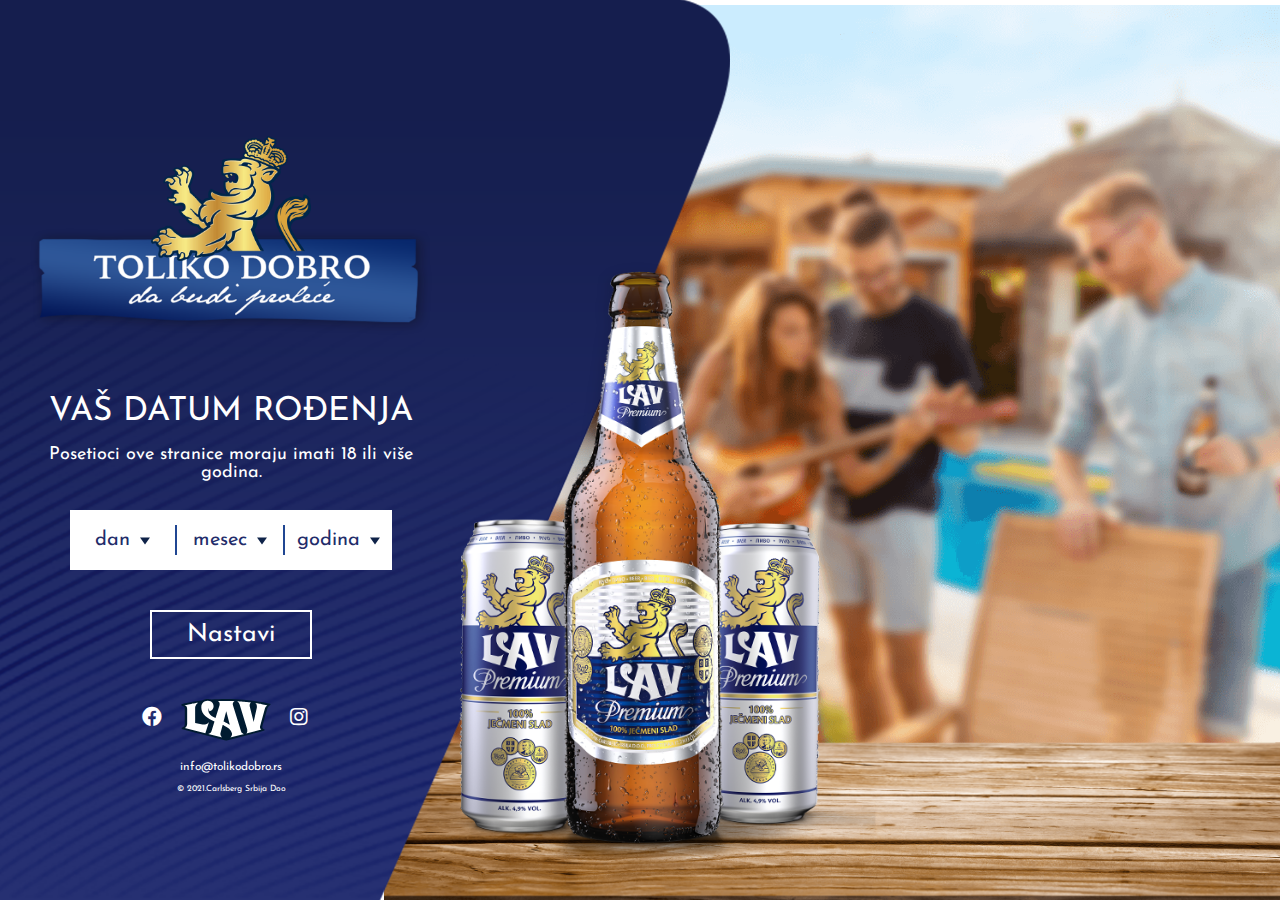
<file: index.html>
<!DOCTYPE html>
<html lang="en">
<head>
	<meta charset="UTF-8">
	<meta name="viewport" content="width=device-width, initial-scale=1.0">
	<title>Lav play</title>
	<link rel="stylesheet" href="css/style.css">
	<link rel="stylesheet" href="css/all.min.css">
</head>
<body>
	<section class="a_gate">
	<div class="center-all">
		<div class="a_gate_wrap">
			<div class="a_login">
				<div class="a_logo">
					<img class="lav-img" src="./images/new-lav-small.png" alt="LAV">
					<img class="lav_board" src="./images/lav-logo-1.png" alt="LAV">
				</div>
				<div class="a_login_form">
					<img class="mob_bottle" src="./images/lav-all-packs.png">
					
					<h1>VAŠ DATUM ROĐENJA</h1>
					<p>Posetioci ove stranice moraju imati 18 ili više godina.</p>

					<!-- Start form  -->
					<div class="form_login_wrap">
						<form id="" action="" method="" class="form_select">
						  <select id="" class="custom-select" placeholder="dan">
						    <option value="1">1</option>
							<option value="2">2</option>
							<option value="3">3</option>
							<option value="4">4</option>
							<option value="5">5</option>
							<option value="6">6</option>
							<option value="7">7</option>
							<option value="8">8</option>
							<option value="9">9</option>
							<option value="10">10</option>
							<option value="11">11</option>
							<option value="12">12</option>
							<option value="13">13</option>
							<option value="14">14</option>
							<option value="15">15</option>
							<option value="16">16</option>
							<option value="17">17</option>
							<option value="18">18</option>
							<option value="19">19</option>
							<option value="20">20</option>
							<option value="21">21</option>
							<option value="22">22</option>
							<option value="23">23</option>
							<option value="24">24</option>
							<option value="25">25</option>
							<option value="26">26</option>
							<option value="27">27</option>
							<option value="28">28</option>
							<option value="29">29</option>
							<option value="30">30</option>
							<option value="31">31</option>
						  </select>

						<!-- End day -->

						  <select id="" class="custom-select" placeholder="mesec">
						    <option value="1">1</option>
							<option value="2">2</option>
							<option value="3">3</option>
							<option value="4">4</option>
							<option value="5">5</option>
							<option value="6">6</option>
							<option value="7">7</option>
							<option value="8">8</option>
							<option value="9">9</option>
							<option value="10">10</option>
							<option value="11">11</option>
							<option value="12">12</option>
						  </select>

						  <!-- End month -->

						  <select id="" class="custom-select last" placeholder="godina">
						    <option value="2004">2004</option>
							<option value="2003">2003</option>
							<option value="2002">2002</option>
							<option value="2001">2001</option>
							<option value="2000">2000</option>
							<option value="1999">1999</option>
							<option value="1998">1998</option>
							<option value="1997">1997</option>
							<option value="1996">1996</option>
							<option value="1995">1995</option>
							<option value="1994">1994</option>
							<option value="1993">1993</option>
							<option value="1992">1992</option>
							<option value="1991">1991</option>
							<option value="1990">1990</option>
							<option value="1989">1989</option>
							<option value="1988">1988</option>
							<option value="1987">1987</option>
						    <option value="1986">1986</option>
						    <option value="1985">1985</option>
						    <option value="1984">1984</option>
						    <option value="1983">1983</option>
						    <option value="1982">1982</option>
							<option value="1981">1981</option>
							<option value="1980">1980</option>
							<option value="1979">1979</option>
							<option value="1978">1978</option>
							<option value="1977">1977</option>
							<option value="1976">1976</option>
							<option value="1975">1975</option>
							<option value="1974">1974</option>
							<option value="1973">1973</option>
							<option value="1972">1972</option>
							<option value="1971">1971</option>
							<option value="1970">1970</option>
							<option value="1969">1969</option>
							<option value="1968">1968</option>
							<option value="1967">1967</option>
							<option value="1966">1966</option>
							<option value="1965">1965</option>
							<option value="1964">1964</option>
							<option value="1963">1963</option>
							<option value="1962">1962</option>
							<option value="1961">1961</option>
							<option value="1960">1960</option>
							<option value="1959">1959</option>
							<option value="1958">1958</option>
							<option value="1957">1957</option>
							<option value="1956">1956</option>
							<option value="1955">1955</option>
							<option value="1954">1954</option>
							<option value="1953">1953</option>
							<option value="1952">1952</option>
							<option value="1951">1951</option>
							<option value="1950">1950</option>
							<option value="1949">1949</option>
							<option value="1948">1948</option>
							<option value="1947">1947</option>
							<option value="1946">1946</option>
							<option value="1945">1945</option>
							<option value="1944">1944</option>
							<option value="1943">1943</option>
							<option value="1942">1942</option>
							<option value="1941">1941</option>
							<option value="1940">1940</option>
							<option value="1939">1939</option>
							<option value="1938">1938</option>
							<option value="1937">1937</option>
							<option value="1936">1936</option>
							<option value="1935">1935</option>
							<option value="1934">1934</option>
							<option value="1933">1933</option>
							<option value="1932">1932</option>
							<option value="1931">1931</option>
							<option value="1930">1930</option>
						  </select>

						  <div class="btn">
						  	<button onclick="location.href = 'https://zealous-hermann-5e6be2.netlify.app/home'">Nastavi</button>
						  </div>
						</form>

						<div class="lav_social">
						<ul>
							<li><a href="#" target="_blan"><i class="fab fa-facebook"></i></a></li>
							<li><a href="#" target="_blan"><img src="./images/lav-logo-footer.svg"></a></li>
							<li><a href="#" target="_blan"><i class="fab fa-instagram"></i></li>
						</ul>
						<p><a href="mailto:info@tolikodobro.rs">info@tolikodobro.rs</a></p>
						<p class="copy">© 2021.Carlsberg Srbija Doo</p>
					</div>
					</div>
					<!-- End form -->
				</div>
				<!-- a_login_form -->

			</div>
		</div>
	</div>
	<!-- LAV BOTTLE -->

	<div class="bottle_wrap">
		<div class="bottle_table">
			<img class="lav_table" src="./images/table-1.png">
			<div class="bottle-c">
				<img src="./images/lav-all-packs.png">
			</div>
		</div>
	</div>

	</section>


</body>

<script src="./js/jquery-3.3.1.min.js"></script>
<script src="./js/main.js"></script>

</html>
</file>
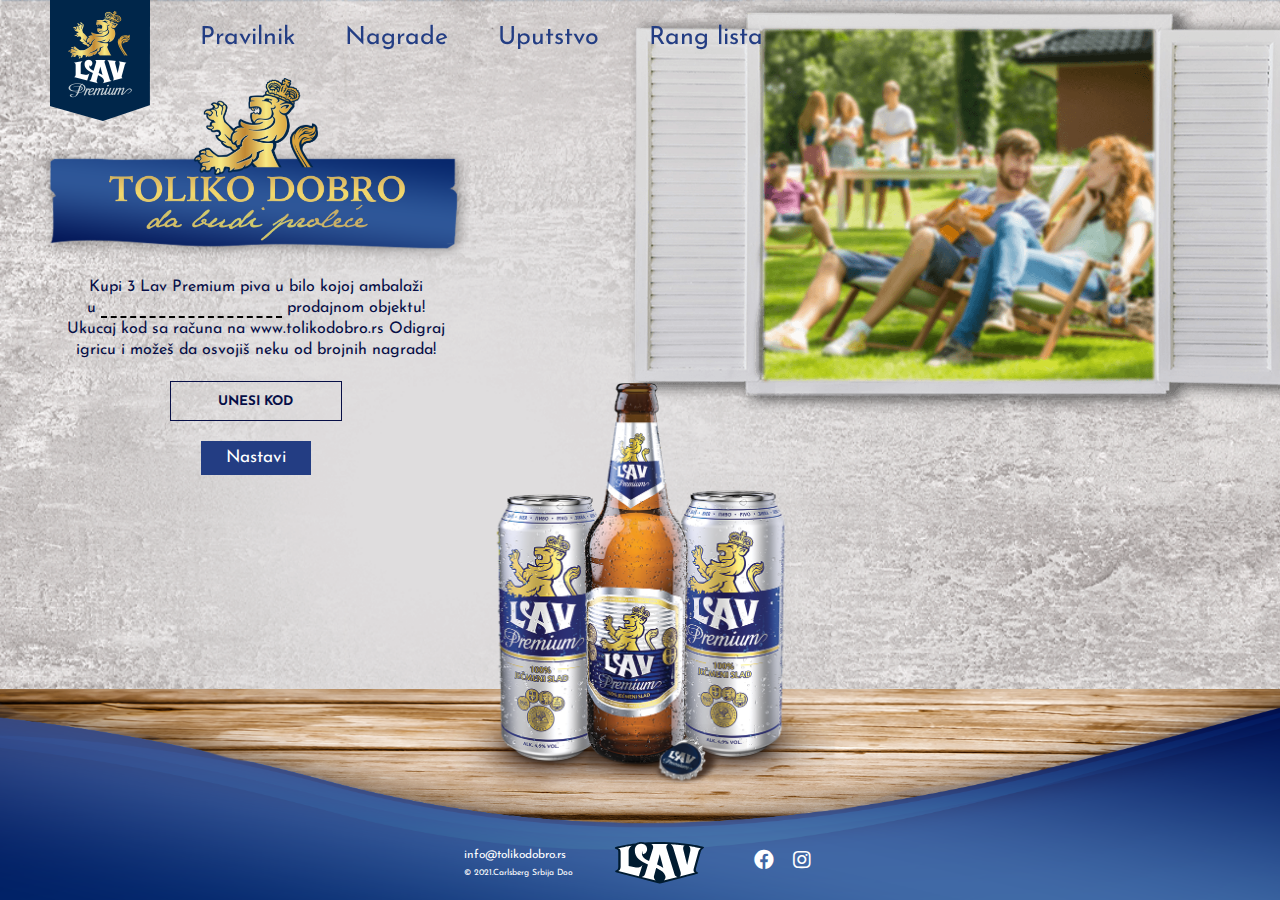
<file: home.html>
<!DOCTYPE html>
<html lang="en">
<head>
	<meta charset="UTF-8">
	<meta name="viewport" content="width=device-width, initial-scale=1.0">
	<title>Document</title>
	<link rel="stylesheet" href="css/style.css">
	<link rel="stylesheet" href="css/all.min.css">
</head>
<body>
	<header>
		<div class="header_wrap">
			<a href="/"><img class="main-logo" src="./images/all-page-logo.png"></a>
			<ul class="nav">
				<li><a href="#">Pravilnik</a></li>
				<li><a href="#">Nagrade</a></li>
				<li><a href="#">Uputstvo</a></li>
				<li><a href="#">Rang lista</a></li>
			</ul>
		</div>
	</header>


	

	<section class="home_wrap">
		<div class="bottle_wrap-1">
			<div class="bottle_table">
				<div class="bottle-c">
					<img src="./images/all-pack-1.png">
				</div>
			</div>
		
			<div class="h_wrap_left">
				<div class="a_logo">
					<img class="lav-img" src="./images/new-lav-small.png" alt="LAV">
					<img class="lav_board" src="./images/gold-logo.png" alt="LAV">
				</div>
				<p>Kupi 3 Lav Premium piva u bilo kojoj ambalaži <br> u <input class="local" type="text"> prodajnom objektu! Ukucaj kod sa računa na www.tolikodobro.rs Odigraj igricu i možeš da osvojiš neku od brojnih nagrada!</p>
				<form class="code_enter" action="">
					<input class="enterCode" type="text" placeholder="UNESI KOD">
					<button type="submit" value="Nastavi">Nastavi</button>
				</form>
			</div>

			<div class="h_wrap_right">
				<img src="./images/slika-sa-prozorom.png">
			</div>

			<div class="bottom_img">
				<img class="lav-img" src="./images/footer-table.png" alt="LAV">
				<div class="lav_social">
					<ul>
						<li>
							<p><a href="mailto:info@tolikodobro.rs">info@tolikodobro.rs</a></p>
							<p class="copy">© 2021.Carlsberg Srbija Doo</p>
						</li>

						<li><a href="#" target="_blan"><img src="./images/lav-logo-footer.svg"></a></li>

						<li>
							<a href="#" target="_blan"><i class="fab fa-facebook"></i></a>
							<a href="#" target="_blan"><i class="fab fa-instagram"></i></a>
						</li>
					</ul>
					
				</div>
			</div>
		</div>

	</section>
</body>
</html>
</file>
<file: css/style.css>
@font-face {
  font-family: 'JosefinSans-VariableFont_wght';
  src: url('../fonts/JosefinSans-VariableFont_wght.ttf');
}


body {
	margin: 0;
	font-family: 'JosefinSans-VariableFont_wght';
}



ul {
	list-style: none;
	margin: 0;
	padding: 0
}

* {
  -webkit-box-sizing: border-box;
  -moz-box-sizing: border-box;
  box-sizing: border-box;
  -webkit-tap-highlight-color: transparent;
}


input:focus,
textarea:focus,
select:focus {
  outline: none;
}



img {
  max-width: 100%;
  vertical-align: middle;
}

a {
  text-decoration: none;
  -webkit-transition: all .5s;
  -o-transition: all .5s;
  transition: all .5s;
  font-family: 'Bellefair-Regular';
}

/** Age gate **/

.mob_bottle {
	display: none;
}

.a_gate {
	position: relative;
    height: 100vh;
    background: url(../images/lav-pozadina.png);
    background-repeat: no-repeat;
    background-size: contain;
    background-position: right;
}

.center-all {
	display: flex;
    align-items: center;
    height: 100%;
    width: 57%;
    background: url(../images/blue-background.png);
    background-size: cover;
    position: relative;
    z-index: 5;
    background-repeat: no-repeat;
    background-position: top right;
}

.a_gate .a_gate_wrap {
	width: 75%;
	padding: 0 50px
}

.a_gate .a_logo {
	text-align: center;
	position: relative;
}

.a_gate .a_logo .lav_board {
	position: relative;
}

.a_gate .a_logo .lav-img {
    max-width: 200px;
    position: relative;
    bottom: -33px;
    z-index: 5;
}

.a_login_form {
	text-align: center;
	margin-top: 15%;
}

.a_login_form h1 {
	font-size: 2.60vw;
    text-transform: uppercase;
    color: #fff;
    font-weight: normal;
    margin-bottom: 0;
}

.a_login_form p {
	color: #fff;
	font-size: 1.04vw;
}

.lav_social ul {
    display: flex;
    align-items: center;
    justify-content: center;
    margin-bottom: 10px;
}

.lav_social ul a {
	color: #fff;
    font-size: 1.56vw;
    margin: 0 7px;
}

.lav_social p,
.lav_social a  {
	margin: 0;
    color: #fff;
    font-family: 'JosefinSans-VariableFont_wght';
    font-size: 0.93vw;
    line-height: 1.7;
}

.copy {
	font-size: 0.67vw !important;
}

/* Bottle section */

.bottle_wrap {
	text-align: right;
}

.lav_table {
	width: 70%;
    margin: 0 auto;
    text-align: left;
}

.bottle-c {
	position: absolute;
    bottom: 0;
    z-index: 6;
    left: 50%;
    transform: translateX(-50%);
}

.bottle-c img {
	min-width: 123%;
}


/** Custom Select **/

.form_select {
	display: flex;
    flex-wrap: wrap;
    justify-content: center;
    width: 80%;
    margin: auto;
}


.btn {
	width: 100%;
}

.form_select .btn button {
    background: transparent;
    border: 2px solid #fff;
    color: #fff;
    font-size: 1.35vw;
    padding: 0.52vw 1.82vw;
    font-family: 'JosefinSans-VariableFont_wght';
    font-weight: normal;
    cursor: pointer;
    margin: 40px 0;
    -webkit-transition: all .5s;
    -o-transition: all .5s;
    transition: all .5s;
}

.form_select .btn button:hover {
	background: #fff;
	color: #151e4e;
}


.custom-select {
    position: relative;
    display: inline-block;
    width: 100%;
}
    
.custom-select-trigger {
	position: relative;
    display: block;
    color: #222C6A;
    cursor: pointer;
    font-size: 1.19vw;
    border-right: 2px solid #204692;
    padding: 5px 0;
}

.form_select .custom-select.last .custom-select-trigger {
	border-right: none !important;
}

.custom-select-trigger:after {
    position: absolute;
    display: block;
    content: '';
    width: 0;
    height: 0;
    border-style: solid;
    border-width: 15px 10px 0 10px;
    border-color: #0f2349 transparent transparent transparent;
    right: 10%;
    top: 50%;
    transform: translateY(-50%);
}
     

.custom-select-wrapper {
	background: #fff;
    flex: 1;
    padding: 0.52vw 0;
}

.custom-options {
	position: absolute;
	display: block;
	top: 100%; left: 0; right: 0;
	min-width: 100%;
	margin: 15px 0;
	border: 1px solid #b5b5b5;
	border-radius: 4px;
	box-sizing: border-box;
	box-shadow: 0 2px 1px rgba(0,0,0,.07);
	background: #fff;
	transition: all .4s ease-in-out;    
	opacity: 0;
	visibility: hidden;
	pointer-events: none;
	transform: translateY(-15px);
	height: 193px;
    overflow: scroll;
}

.custom-select.opened .custom-options {
	opacity: 1;
	visibility: visible;
	pointer-events: all;
	transform: translateY(0);
}



.custom-option {
	font-family: 'JosefinSans-VariableFont_wght';
    position: relative;
    display: block;
    padding: 0 22px;
    border-bottom: 1px solid #b5b5b5;
    font-size: 0.93vw;
    font-weight: 600;
    color: #222C6A;
    line-height: 47px;
    cursor: pointer;
    transition: all .4s ease-in-out;
}

.custom-option:first-of-type {
    border-radius: 4px 4px 0 0;
}

.custom-option:last-of-type {
    border-bottom: 0;
    border-radius: 0 0 4px 4px;
}

.custom-option:hover,
.custom-option.selection {
    background: #f9f9f9;
}

/* Bottle wrap */

.bottle_wrap {
	position: absolute;
	bottom: 0;
    right: 0;
    width: 100%;
}


/* Homepage */

header {
	position: fixed;
	width: 100%;
	z-index: 5;
	padding: 0 50px;
}

.header_wrap {
	display: flex;
}

.main-logo {
	width: 100px;
}

header .nav {
	display: flex;
}

header .nav a {
	font-size: 25px;
	font-family: 'JosefinSans-VariableFont_wght';
	color: #233d83;
	padding-left: 50px;
	padding-top: 25px;
	display: inline-block;
}

.home_wrap {
	background: url(../images/window-background.png);
	background-size: cover;
	height: 100vh;
}

.home_wrap .bottle-c {
    position: absolute;
    bottom: 11%;
    z-index: 6;
    left: 50%;
    transform: translateX(-50%);
    text-align: center;
}

.home_wrap .bottle-c img {
	min-width: 83%;
    max-width: 83%;
}

.bottle_wrap-1 {
	display: flex;
	flex-wrap: wrap;
}

.h_wrap_left {
    width: 40%;
    padding: 50px 40px 0;
}

.h_wrap_right {
	width: 60%;
	text-align: right;
}

.h_wrap_right img {
	width: 85%;
}


.h_wrap_left .a_logo {
	position: relative;
	text-align: center;
}

.h_wrap_left .a_logo .lav-img {
    max-width: 125px;
    position: relative;
    bottom: -28px;
    z-index: 5;
}

.h_wrap_left p {
	font-size: 1.25vw;
    color: #070f47;
    line-height: 1.3;
    text-align: center;
    width: 90%;
    margin: auto;
    padding-top: 15px;
}

.h_wrap_left .local {
	background: transparent;
    border: none;
    border-bottom: 2px dashed;
}


.bottom_img {
	position: absolute;
	bottom: 0;
}

.bottom_img .lav_social {
    position: absolute;
    bottom: 3%;
    left: 50%;
    transform: translate(-50%);
}

.bottom_img .lav_social li:first-child a {
    margin: 0;
    color: #fff;
    font-family: 'JosefinSans-VariableFont_wght';
    font-size: 0.93vw;
    line-height: 1.7;
}
.bottom_img .lav_social li {
	margin: 0 15px;
}


.enterCode {
	background: transparent;
    border: 1px solid #070f47;
    color: #070f47;
    display: block;
    margin: auto;
    text-align: center;
    width: 40%;
    height: 40px;
    margin-top: 20px;
}

.enterCode::-webkit-input-placeholder { /* Chrome/Opera/Safari */
  color: #070f47;
  font-family: 'JosefinSans-VariableFont_wght';
  font-weight: bold;
}
.enterCode::-moz-placeholder { /* Firefox 19+ */
  color: #070f47;
  font-family: 'JosefinSans-VariableFont_wght';
  font-weight: bold;
}
.enterCode:-ms-input-placeholder { /* IE 10+ */
  color: #070f47;
  font-family: 'JosefinSans-VariableFont_wght';
  font-weight: bold;
}
.enterCode:-moz-placeholder { /* Firefox 18- */
  color: #070f47;
  font-family: 'JosefinSans-VariableFont_wght';
  font-weight: bold;
}

.code_enter {
	text-align: center;
}

.code_enter button {
	background: #233d83;
    border: 2px solid #233d83;
    color: #fff;
    font-size: 1.35vw;
    padding: 0.52vw 1.82vw;
    font-family: 'JosefinSans-VariableFont_wght';
    font-weight: normal;
    cursor: pointer;
    margin: 40px 0;
    -webkit-transition: all .5s;
    -o-transition: all .5s;
    transition: all .5s;
    margin-top: 20px;
}

.code_enter button:hover {
	background: transparent;
	color: #233d83;
}


/* RESPONSIVE */

@media only screen and (min-width: 1921px) {
	.a_gate .a_logo {
	    width: 70%;
	    margin: auto;
	}
	.bottle-c {
		width: 25%;
	}
	.form_select .btn button {
		margin-top: 90px;
	}
}


@media only screen and (max-width: 1700px) {
	.custom-select-trigger:after {
		border-width: 7px 5px 0 5px;
		right: 15%;
	}
	.custom-select-trigger {
		font-size: 22px;
	}
	.form_select .btn button {
		font-size: 25px;
    	padding: 10px 35px;
	}
	.custom-select-wrapper {
		padding: 15px 0;
	}
}

@media only screen and (max-width: 1600px) {
	.bottle-c img {
		min-width: 120%;
	    padding: 5%;
	}
	.form_select {
	    padding-top: 10px;
	}
}

@media only screen and (max-width: 1450px) {
	.a_gate .a_logo .lav-img {
	    max-width: 160px;
	}
	.bottle-c {
	    width: 40%;
	}
	.bottle-c img {
	    min-width: 100%;
	    padding: 0;
	}
	.a_gate .a_gate_wrap {
	    width: 75%;
	    padding: 0 115px 0 30px;
	}
	.a_login_form p {
	    font-size: 18px;
	}
	.custom-select-trigger {
	    font-size: 20px;
	}
	.custom-select-trigger {
		display: flex;
		align-items: center;
		justify-content: center;
	}
	.custom-select-trigger:after {
		position: static;
    	margin-top: 8px;
    	margin-left: 10px;

	}
	.custom-option {
		font-size: 14px;
	}
}


@media only screen and (max-width: 1250px) {
	.a_gate {
		height: auto;
	}
	.a_gate .a_gate_wrap {
		padding: 0 90px 40px 30px;
	}
	.a_gate .a_logo .lav-img {
	    max-width: 140px;
	}
	.bottle-c img {
	    padding: 0 5%;
	}
	.bottle-c {
	    width: 42%;
	}
	.a_login_form p {
	    font-size: 18px;
	}
	.custom-select-wrapper {
	    padding: 10px 0;
	}
	.custom-select-trigger {
	    font-size: 17px;
	}
	.form_select .btn button {
	    font-size: 20px;
	}
	.lav_social p, .lav_social a {
	    font-size: 15px;
	}
	.copy {
		font-size: 13px !important;
	}
	.lav_social ul a {
	    font-size: 20px;
	}
}

@media only screen and (max-width: 1100px) {
	.a_gate {
		background-size: cover;
	}

	.bottle-c {
	    width: 40%;
	}
	.bottle-c img {
		padding: 0;
	}
}

@media only screen and (max-width: 991px) {
	.a_login_form h1 {
		font-size: 28px;
	}
	.center-all {
		width: 75%;
	}
	.bottle-c {
	    left: 63%;
	}
	.custom-select-trigger {
	    border-right: none;
	}
	.form_select {
	    width: 90%;
	}
}

@media only screen and (max-width: 767px) {

	.a_gate .a_logo .lav-img {
	    max-width: 110px;
	}
	.center-all {
		width: 100%;
		background-size: 160%;
	    background-position: 0px 0px;
	}
	.a_gate .a_gate_wrap {
	    width: 100%;
	    padding: 0 20px 25px;
	}
	.bottle_wrap {
		display: none;
	}
	.a_gate .a_logo {
	    width: 60%;
	    margin: auto;
	}
	
}


@media only screen and (max-width: 600px) {
	.a_login_form {
		margin-top: 10%;
	}
	.a_gate .a_logo .lav-img {
	    max-width: 95px;
	}
	.custom-select-wrapper {
	    padding: 7px 0;
	}
	.custom-select-trigger {
	    font-size: 16px;
	}
	.form_select .btn button {
	  font-size: 25px;
	  padding: 6px 35px;
	}
	.form_select .btn button {
	  font-size: 18px;
	  margin-top: 25px;
	}
	.center-all {
	    background-size: cover;
	    background-position: left;
	    padding: 20px 0;
	}
	.mob_bottle {
	    display: block;
	    width: 55%;
	    margin: auto;
	}
	.lav_social ul {
	    margin-bottom: 25px;
	}
	.form_select {
	    width: 90%;
	}
	.a_gate {
		height: auto;
	}
}
</file>
